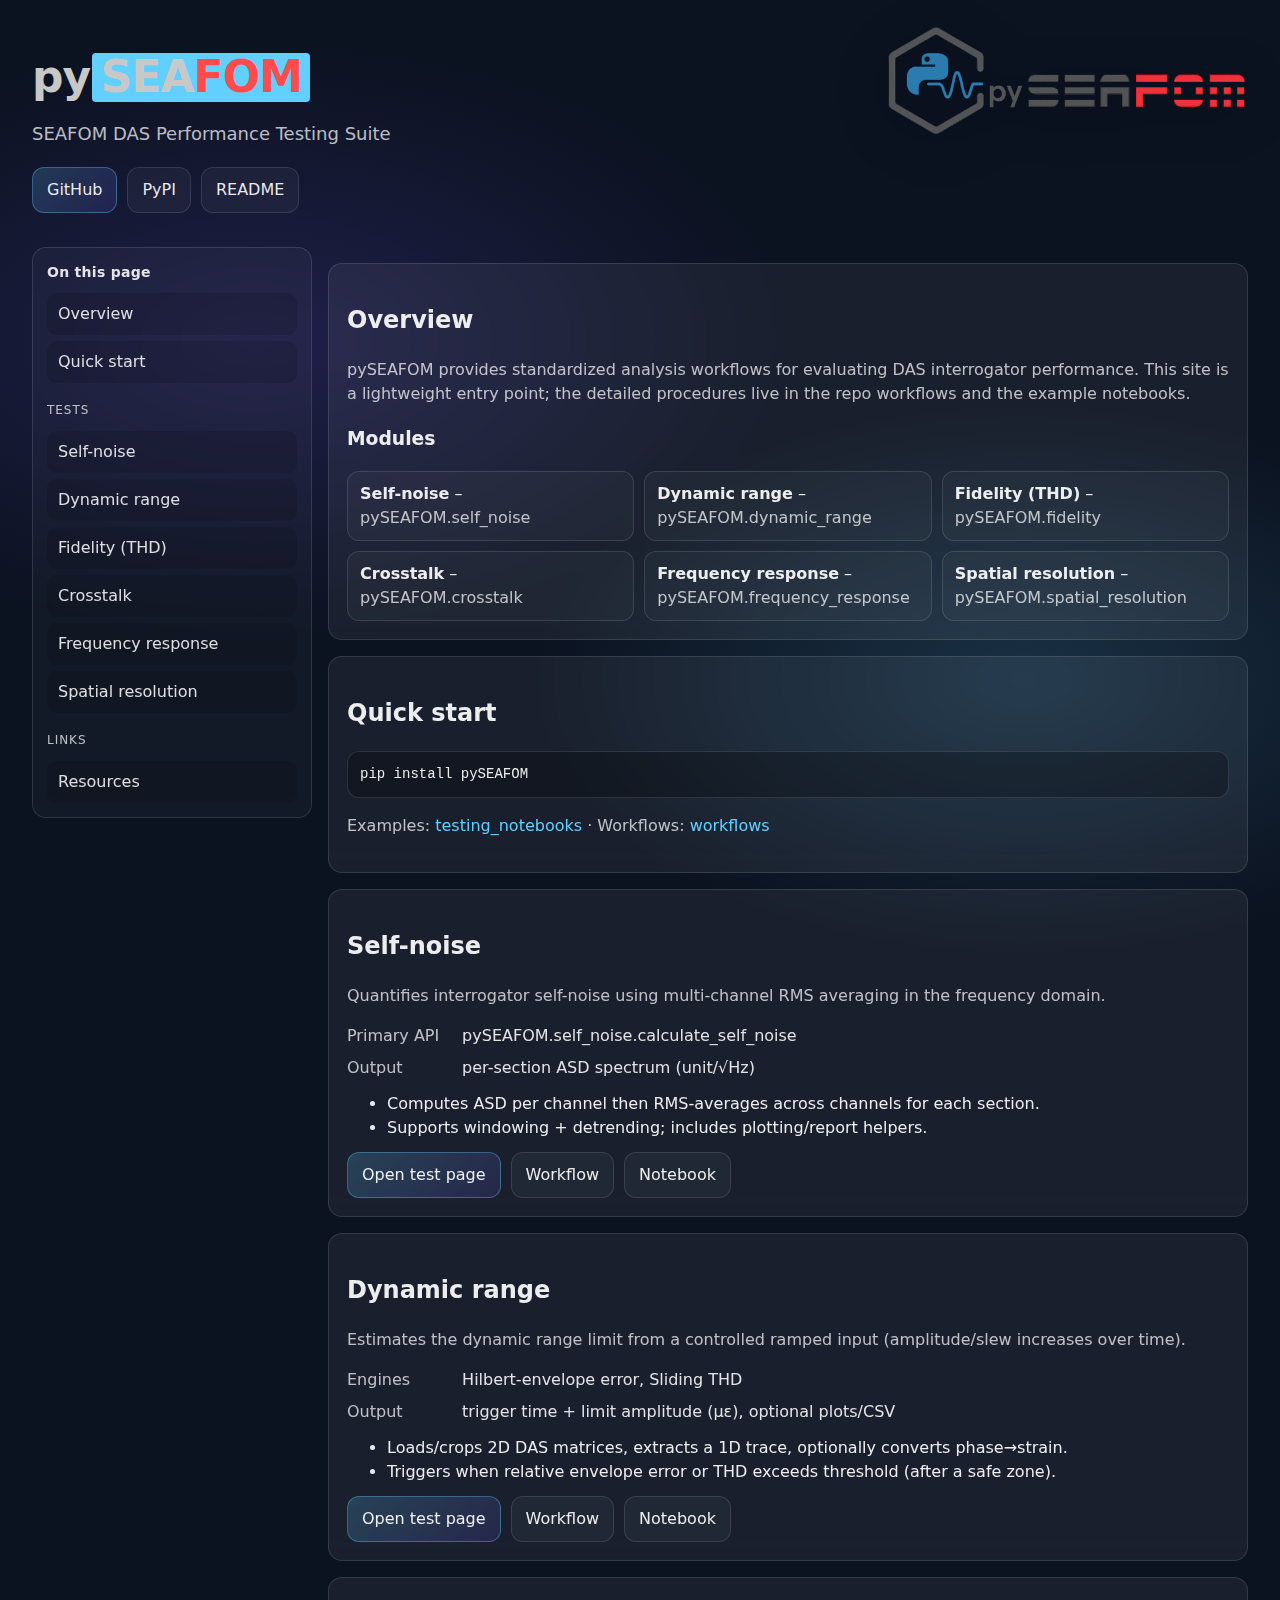
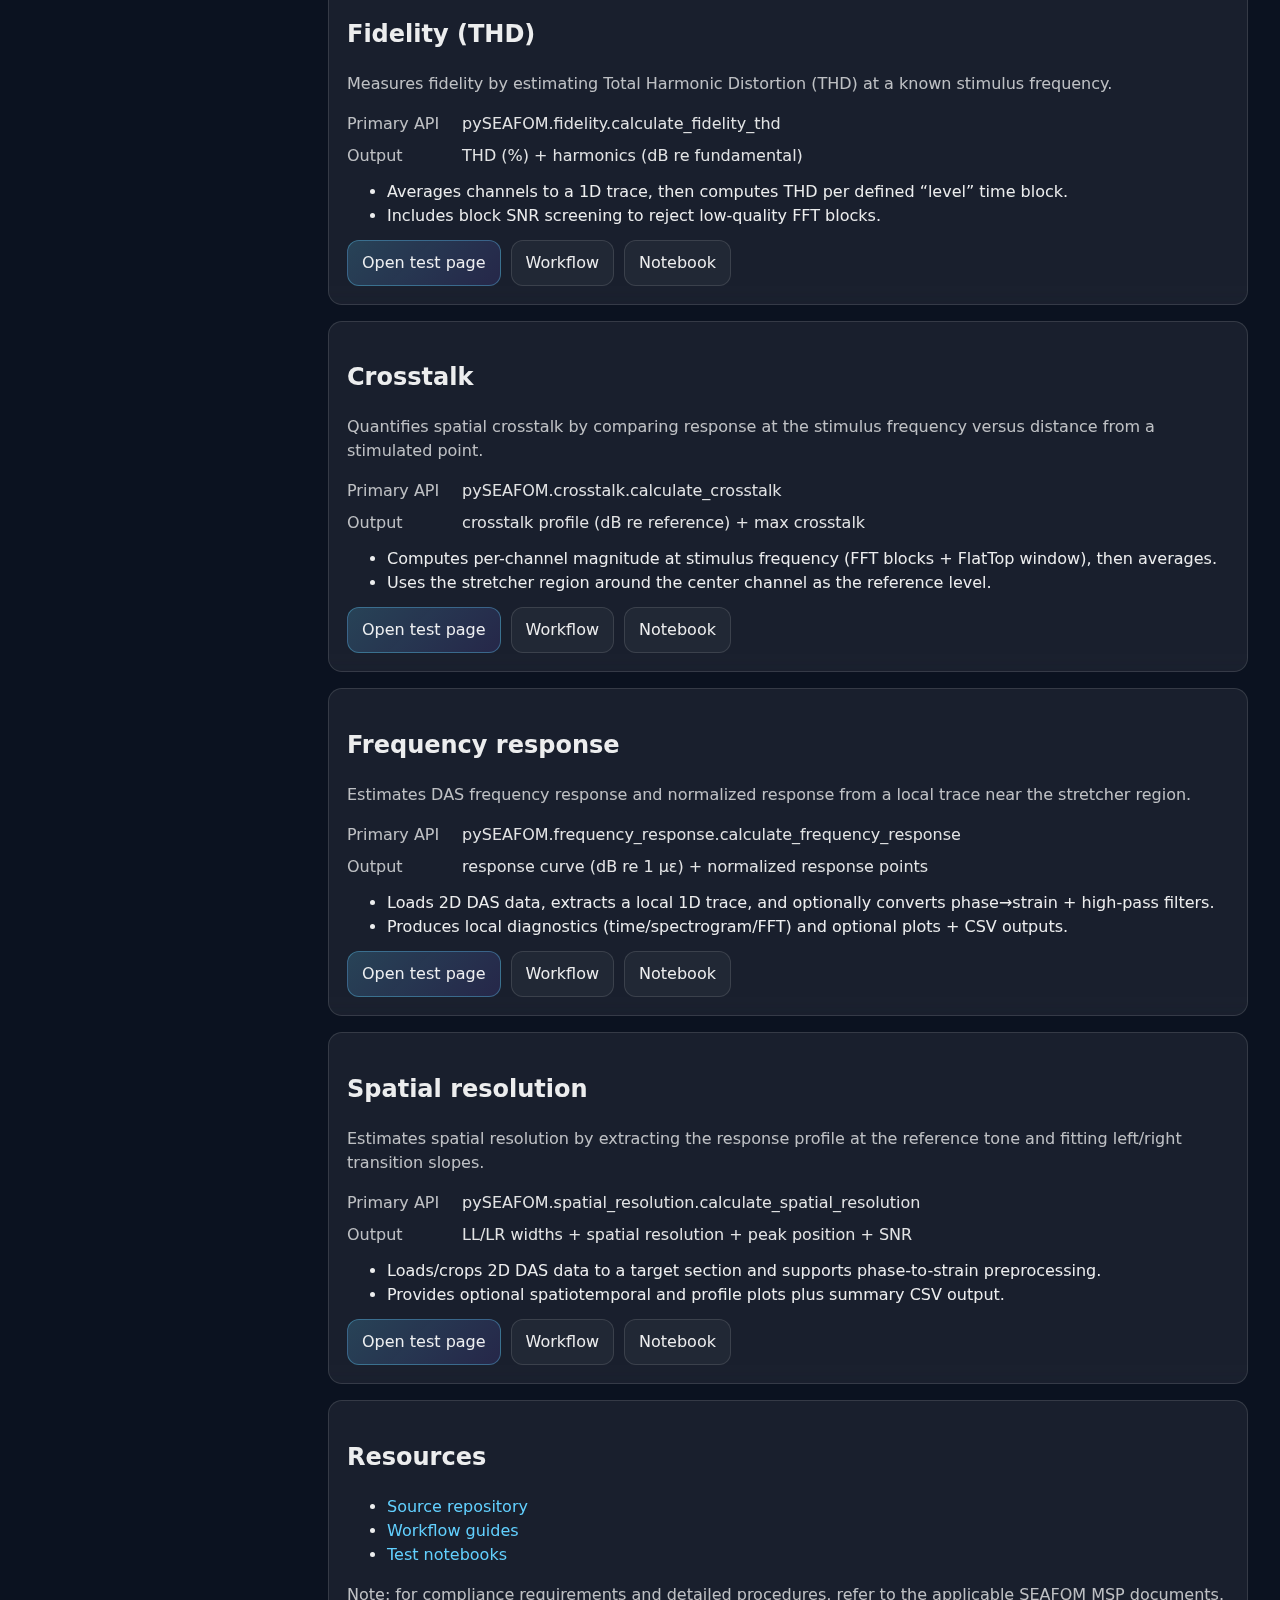
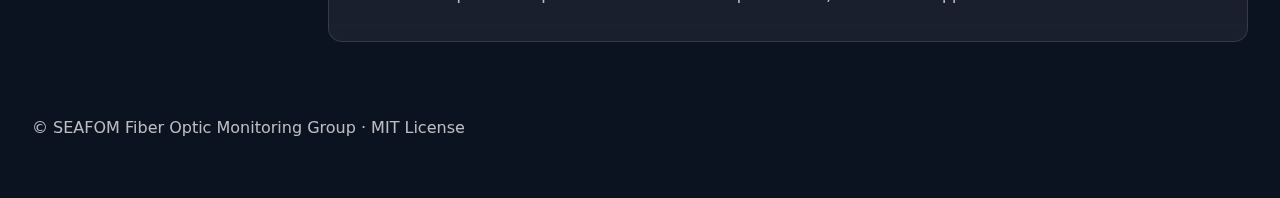
<file: docs/index.html>
<!doctype html>
<html lang="en">

<head>
  <meta charset="utf-8" />
  <meta name="viewport" content="width=device-width, initial-scale=1" />
  <meta name="description" content="pySEAFOM – SEAFOM DAS Performance Testing Suite" />
  <title>pySEAFOM</title>
  <link rel="stylesheet" href="assets/style.css" />
  <link rel="icon" href="assets/favicon.ico" type="image/x-icon" />
</head>

<body>
  <header class="container header">
    <img class="logo" src="assets/logo.png" alt="pySEAFOM logo" loading="lazy" />
    <h1><span class="title-py">py</span><span class="title-seafom"><span class="title-sea">SEA</span><span
          class="title-fom">FOM</span></span></h1>
    <p class="subtitle">
      SEAFOM DAS Performance Testing Suite
    </p>
    <div class="cta-row">
      <a class="button primary" href="https://github.com/SEAFOM-Fiber-Optic-Monitoring-Group/pySEAFOM">GitHub</a>
      <a class="button" href="https://pypi.org/project/pySEAFOM/">PyPI</a>
      <a class="button" href="https://github.com/SEAFOM-Fiber-Optic-Monitoring-Group/pySEAFOM#readme">README</a>
    </div>
  </header>

  <div class="container layout">
    <aside class="sidebar">
      <div class="sidebar-title">On this page</div>
      <nav class="sidebar-nav" aria-label="Page navigation">
        <a href="#overview">Overview</a>
        <a href="#quick-start">Quick start</a>
        <div class="sidebar-section">Tests</div>
        <a href="tests/self-noise.html">Self-noise</a>
        <a href="tests/dynamic-range.html">Dynamic range</a>
        <a href="tests/fidelity.html">Fidelity (THD)</a>
        <a href="tests/crosstalk.html">Crosstalk</a>
        <a href="tests/frequency-response.html">Frequency response</a>
        <a href="tests/spatial-resolution.html">Spatial resolution</a>
        <div class="sidebar-section">Links</div>
        <a href="#resources">Resources</a>
      </nav>
    </aside>

    <main class="content">
      <section id="overview" class="card">
        <h2>Overview</h2>
        <p class="muted">
          pySEAFOM provides standardized analysis workflows for evaluating DAS interrogator performance.
          This site is a lightweight entry point; the detailed procedures live in the repo workflows and
          the example notebooks.
        </p>

        <h3>Modules</h3>
        <ul class="grid">
          <li><strong>Self-noise</strong> – <span class="muted">pySEAFOM.self_noise</span></li>
          <li><strong>Dynamic range</strong> – <span class="muted">pySEAFOM.dynamic_range</span></li>
          <li><strong>Fidelity (THD)</strong> – <span class="muted">pySEAFOM.fidelity</span></li>
          <li><strong>Crosstalk</strong> – <span class="muted">pySEAFOM.crosstalk</span></li>
          <li><strong>Frequency response</strong> – <span class="muted">pySEAFOM.frequency_response</span></li>
          <li><strong>Spatial resolution</strong> – <span class="muted">pySEAFOM.spatial_resolution</span></li>
        </ul>
      </section>

      <section id="quick-start" class="card">
        <h2>Quick start</h2>
        <pre><code>pip install pySEAFOM</code></pre>
        <p class="muted">
          Examples:
          <a
            href="https://github.com/SEAFOM-Fiber-Optic-Monitoring-Group/pySEAFOM/tree/main/testing_notebooks">testing_notebooks</a>
          · Workflows:
          <a href="https://github.com/SEAFOM-Fiber-Optic-Monitoring-Group/pySEAFOM/tree/main/workflows">workflows</a>
        </p>
      </section>

      <section id="self-noise" class="card">
        <h2>Self-noise</h2>
        <p class="muted">Quantifies interrogator self-noise using multi-channel RMS averaging in the frequency domain.
        </p>
        <div class="kv">
          <div><span class="k">Primary API</span> <span class="v">pySEAFOM.self_noise.calculate_self_noise</span></div>
          <div><span class="k">Output</span> <span class="v">per-section ASD spectrum (unit/√Hz)</span></div>
        </div>
        <ul class="bullets">
          <li>Computes ASD per channel then RMS-averages across channels for each section.</li>
          <li>Supports windowing + detrending; includes plotting/report helpers.</li>
        </ul>
        <div class="links-row">
          <a class="button primary" href="tests/self-noise.html">Open test page</a>
          <a class="button"
            href="https://github.com/SEAFOM-Fiber-Optic-Monitoring-Group/pySEAFOM/blob/main/workflows/SELF_NOISE_WORKFLOW.md">Workflow</a>
          <a class="button"
            href="https://github.com/SEAFOM-Fiber-Optic-Monitoring-Group/pySEAFOM/blob/main/testing_notebooks/self_noise_test.ipynb">Notebook</a>
        </div>
      </section>

      <section id="dynamic-range" class="card">
        <h2>Dynamic range</h2>
        <p class="muted">Estimates the dynamic range limit from a controlled ramped input (amplitude/slew increases over
          time).</p>
        <div class="kv">
          <div><span class="k">Engines</span> <span class="v">Hilbert-envelope error, Sliding THD</span></div>
          <div><span class="k">Output</span> <span class="v">trigger time + limit amplitude (µε), optional
              plots/CSV</span></div>
        </div>
        <ul class="bullets">
          <li>Loads/crops 2D DAS matrices, extracts a 1D trace, optionally converts phase→strain.</li>
          <li>Triggers when relative envelope error or THD exceeds threshold (after a safe zone).</li>
        </ul>
        <div class="links-row">
          <a class="button primary" href="tests/dynamic-range.html">Open test page</a>
          <a class="button"
            href="https://github.com/SEAFOM-Fiber-Optic-Monitoring-Group/pySEAFOM/blob/main/workflows/DYNAMIC_RANGE_WORKFLOW.md">Workflow</a>
          <a class="button"
            href="https://github.com/SEAFOM-Fiber-Optic-Monitoring-Group/pySEAFOM/blob/main/testing_notebooks/dynamic_range_test.ipynb">Notebook</a>
        </div>
      </section>

      <section id="fidelity" class="card">
        <h2>Fidelity (THD)</h2>
        <p class="muted">Measures fidelity by estimating Total Harmonic Distortion (THD) at a known stimulus frequency.
        </p>
        <div class="kv">
          <div><span class="k">Primary API</span> <span class="v">pySEAFOM.fidelity.calculate_fidelity_thd</span></div>
          <div><span class="k">Output</span> <span class="v">THD (%) + harmonics (dB re fundamental)</span></div>
        </div>
        <ul class="bullets">
          <li>Averages channels to a 1D trace, then computes THD per defined “level” time block.</li>
          <li>Includes block SNR screening to reject low-quality FFT blocks.</li>
        </ul>
        <div class="links-row">
          <a class="button primary" href="tests/fidelity.html">Open test page</a>
          <a class="button"
            href="https://github.com/SEAFOM-Fiber-Optic-Monitoring-Group/pySEAFOM/blob/main/workflows/FIDELITY_WORKFLOW.md">Workflow</a>
          <a class="button"
            href="https://github.com/SEAFOM-Fiber-Optic-Monitoring-Group/pySEAFOM/blob/main/testing_notebooks/fidelity_test.ipynb">Notebook</a>
        </div>
      </section>

      <section id="crosstalk" class="card">
        <h2>Crosstalk</h2>
        <p class="muted">Quantifies spatial crosstalk by comparing response at the stimulus frequency versus distance
          from a stimulated point.</p>
        <div class="kv">
          <div><span class="k">Primary API</span> <span class="v">pySEAFOM.crosstalk.calculate_crosstalk</span></div>
          <div><span class="k">Output</span> <span class="v">crosstalk profile (dB re reference) + max crosstalk</span>
          </div>
        </div>
        <ul class="bullets">
          <li>Computes per-channel magnitude at stimulus frequency (FFT blocks + FlatTop window), then averages.</li>
          <li>Uses the stretcher region around the center channel as the reference level.</li>
        </ul>
        <div class="links-row">
          <a class="button primary" href="tests/crosstalk.html">Open test page</a>
          <a class="button"
            href="https://github.com/SEAFOM-Fiber-Optic-Monitoring-Group/pySEAFOM/blob/main/workflows/CROSSTALK_WORKFLOW.md">Workflow</a>
          <a class="button"
            href="https://github.com/SEAFOM-Fiber-Optic-Monitoring-Group/pySEAFOM/blob/main/testing_notebooks/crosstalk_test.ipynb">Notebook</a>
        </div>
      </section>

      <section id="frequency-response" class="card">
        <h2>Frequency response</h2>
        <p class="muted">Estimates DAS frequency response and normalized response from a local trace near the stretcher
          region.</p>
        <div class="kv">
          <div><span class="k">Primary API</span> <span
              class="v">pySEAFOM.frequency_response.calculate_frequency_response</span></div>
          <div><span class="k">Output</span> <span class="v">response curve (dB re 1 µε) + normalized response
              points</span></div>
        </div>
        <ul class="bullets">
          <li>Loads 2D DAS data, extracts a local 1D trace, and optionally converts phase→strain + high-pass filters.
          </li>
          <li>Produces local diagnostics (time/spectrogram/FFT) and optional plots + CSV outputs.</li>
        </ul>
        <div class="links-row">
          <a class="button primary" href="tests/frequency-response.html">Open test page</a>
          <a class="button"
            href="https://github.com/SEAFOM-Fiber-Optic-Monitoring-Group/pySEAFOM/blob/main/workflows/FREQUENCY_RESPONSE_WORKFLOW.md">Workflow</a>
          <a class="button"
            href="https://github.com/SEAFOM-Fiber-Optic-Monitoring-Group/pySEAFOM/blob/main/testing_notebooks/frequency_response_test.ipynb">Notebook</a>
        </div>
      </section>

      <section id="spatial-resolution" class="card">
        <h2>Spatial resolution</h2>
        <p class="muted">Estimates spatial resolution by extracting the response profile at the reference tone and
          fitting left/right transition slopes.</p>
        <div class="kv">
          <div><span class="k">Primary API</span> <span
              class="v">pySEAFOM.spatial_resolution.calculate_spatial_resolution</span></div>
          <div><span class="k">Output</span> <span class="v">LL/LR widths + spatial resolution + peak position +
              SNR</span></div>
        </div>
        <ul class="bullets">
          <li>Loads/crops 2D DAS data to a target section and supports phase-to-strain preprocessing.</li>
          <li>Provides optional spatiotemporal and profile plots plus summary CSV output.</li>
        </ul>
        <div class="links-row">
          <a class="button primary" href="tests/spatial-resolution.html">Open test page</a>
          <a class="button"
            href="https://github.com/SEAFOM-Fiber-Optic-Monitoring-Group/pySEAFOM/blob/main/workflows/SPATIAL_RESOLUTION_WORKFLOW.md">Workflow</a>
          <a class="button"
            href="https://github.com/SEAFOM-Fiber-Optic-Monitoring-Group/pySEAFOM/blob/main/testing_notebooks/spatial_resolution_test.ipynb">Notebook</a>
        </div>
      </section>

      <section id="resources" class="card">
        <h2>Resources</h2>
        <ul class="bullets">
          <li><a href="https://github.com/SEAFOM-Fiber-Optic-Monitoring-Group/pySEAFOM">Source repository</a></li>
          <li><a href="https://github.com/SEAFOM-Fiber-Optic-Monitoring-Group/pySEAFOM/tree/main/workflows">Workflow
              guides</a></li>
          <li><a href="https://github.com/SEAFOM-Fiber-Optic-Monitoring-Group/pySEAFOM/tree/main/testing_notebooks">Test
              notebooks</a></li>
        </ul>
        <p class="muted">
          Note: for compliance requirements and detailed procedures, refer to the applicable SEAFOM MSP documents.
        </p>
      </section>
    </main>
  </div>

  <footer class="container footer">
    <p class="muted">
      © SEAFOM Fiber Optic Monitoring Group · MIT License
    </p>
  </footer>
</body>

</html>
</file>
<file: docs/assets/style.css>
:root {
    --bg: #0b1220;
    --card: rgba(255, 255, 255, 0.06);
    --text: rgba(255, 255, 255, 0.92);
    --muted: rgba(255, 255, 255, 0.72);
    --border: rgba(255, 255, 255, 0.12);
    --accent: #62d0ff;
    --accent-2: #7c5cff;
}

* {
    box-sizing: border-box;
}

body {
    margin: 0;
    font-family: ui-sans-serif, system-ui, -apple-system, Segoe UI, Roboto, Helvetica, Arial, "Apple Color Emoji", "Segoe UI Emoji";
    color: var(--text);
    background:
        radial-gradient(900px 500px at 20% 10%, rgba(124, 92, 255, 0.18), transparent 60%),
        radial-gradient(900px 500px at 80% 20%, rgba(98, 208, 255, 0.16), transparent 55%),
        var(--bg);
    line-height: 1.5;
}

a {
    color: var(--accent);
    text-decoration: none;
}

a:hover {
    text-decoration: underline;
}

.container {
    max-width: none;
    width: 100%;
    margin: 0 auto;
    padding: 24px 32px;
}

.header {
    padding-top: 44px;
    padding-bottom: 10px;
    position: relative;
}

.logo {
    height: 120px;
    width: auto;
    max-width: none;
    object-fit: contain;
    position: absolute;
    top: 20px;
    right: 32px;
    filter: drop-shadow(0 10px 24px rgba(0, 0, 0, 0.25));
}

h1 {
    margin: 0;
    font-size: 44px;
    letter-spacing: -0.02em;
}

.title-seafom {
    display: inline-block;
    padding: 2px 8px 3px;
    margin-left: 2px;
    border-radius: 4px;
    background: rgb(98, 208, 255);
    color: #bfeaff;
    line-height: 1;
}

.title-py {
    color: #c8c8c8;
}

.title-sea {
    color: #c8c8c8;
}

.title-fom {
    color: #ff4b4b;
}

.subtitle {
    margin: 10px 0 20px;
    color: var(--muted);
    font-size: 18px;
    max-width: 70ch;
}

.card {
    background: var(--card);
    border: 1px solid var(--border);
    border-radius: 14px;
    padding: 18px;
    margin: 16px 0;
    backdrop-filter: blur(8px);
}

.layout {
    display: grid;
    grid-template-columns: 280px 1fr;
    gap: 16px;
    align-items: start;
}

.sidebar {
    position: sticky;
    top: 16px;
    align-self: start;
    background: rgba(255, 255, 255, 0.03);
    border: 1px solid var(--border);
    border-radius: 14px;
    padding: 14px;
    backdrop-filter: blur(8px);
}

.sidebar-title {
    font-weight: 700;
    font-size: 14px;
    letter-spacing: 0.02em;
    margin-bottom: 10px;
    color: rgba(255, 255, 255, 0.88);
}

.sidebar-section {
    margin: 12px 0 6px;
    font-size: 12px;
    color: var(--muted);
    text-transform: uppercase;
    letter-spacing: 0.08em;
}

.sidebar-nav {
    display: flex;
    flex-direction: column;
    gap: 6px;
}

.sidebar-nav a {
    display: block;
    padding: 8px 10px;
    border-radius: 10px;
    border: 1px solid transparent;
    color: rgba(255, 255, 255, 0.86);
    background: rgba(0, 0, 0, 0.12);
}

.sidebar-nav a:hover {
    text-decoration: none;
    border-color: rgba(98, 208, 255, 0.28);
    background: rgba(98, 208, 255, 0.10);
}

.content {
    min-width: 0;
}

.cta-row {
    display: flex;
    flex-wrap: wrap;
    gap: 10px;
    margin-top: 12px;
}

.button {
    display: inline-flex;
    align-items: center;
    justify-content: center;
    padding: 10px 14px;
    border-radius: 12px;
    border: 1px solid var(--border);
    background: rgba(255, 255, 255, 0.04);
    color: var(--text);
}

.button.primary {
    border-color: rgba(98, 208, 255, 0.35);
    background: linear-gradient(135deg, rgba(98, 208, 255, 0.20), rgba(124, 92, 255, 0.14));
}

pre {
    margin: 12px 0 0;
    padding: 12px;
    border-radius: 12px;
    border: 1px solid var(--border);
    background: rgba(0, 0, 0, 0.25);
    overflow-x: auto;
}

code {
    font-family: ui-monospace, SFMono-Regular, Menlo, Monaco, Consolas, "Liberation Mono", "Courier New", monospace;
    font-size: 14px;
}

.markdown {
    overflow-wrap: anywhere;
}

.markdown h1,
.markdown h2,
.markdown h3 {
    letter-spacing: -0.01em;
}

.markdown h1 {
    font-size: 30px;
    margin: 0 0 10px;
}

.markdown h2 {
    font-size: 22px;
    margin: 18px 0 10px;
}

.markdown h3 {
    font-size: 18px;
    margin: 16px 0 8px;
}

.markdown blockquote {
    margin: 12px 0;
    padding: 10px 12px;
    border-left: 3px solid rgba(98, 208, 255, 0.45);
    background: rgba(0, 0, 0, 0.16);
    border-radius: 10px;
}

.markdown table {
    width: 100%;
    border-collapse: collapse;
    margin: 12px 0;
    overflow: hidden;
    border-radius: 12px;
    border: 1px solid var(--border);
}

.markdown th,
.markdown td {
    padding: 10px 12px;
    border-bottom: 1px solid var(--border);
    vertical-align: top;
}

.markdown th {
    text-align: left;
    color: rgba(255, 255, 255, 0.88);
    background: rgba(255, 255, 255, 0.04);
}

.markdown hr {
    border: 0;
    border-top: 1px solid var(--border);
    margin: 16px 0;
}

.grid {
    list-style: none;
    padding: 0;
    margin: 12px 0 0;
    display: grid;
    grid-template-columns: repeat(auto-fit, minmax(260px, 1fr));
    gap: 10px;
}

.grid li {
    padding: 10px 12px;
    border-radius: 12px;
    border: 1px solid var(--border);
    background: rgba(255, 255, 255, 0.03);
}

.kv {
    display: grid;
    grid-template-columns: 1fr;
    gap: 8px;
    margin-top: 10px;
}

.kv .k {
    display: inline-block;
    min-width: 110px;
    color: var(--muted);
}

.kv .v {
    color: rgba(255, 255, 255, 0.88);
}

.bullets {
    margin: 12px 0 0;
}

.links-row {
    display: flex;
    flex-wrap: wrap;
    gap: 10px;
    margin-top: 12px;
}

.muted {
    color: var(--muted);
}

.footer {
    padding-top: 18px;
    padding-bottom: 42px;
    padding-right: 220px;
    position: relative;
    color: var(--muted);
}

height: 120px;
width: auto;
max-width: none;
object-fit: contain;
position: absolute;
top: 20px;
right: 32px;
filter: drop-shadow(0 10px 24px rgba(0, 0, 0, 0.25));
}

.logo {
    position: static;
    height: 80px;
    max-width: 100%;
    margin-left: auto;
    margin-right: 0;
}

.header {
    padding-right: 32px;
}
}
</file>
